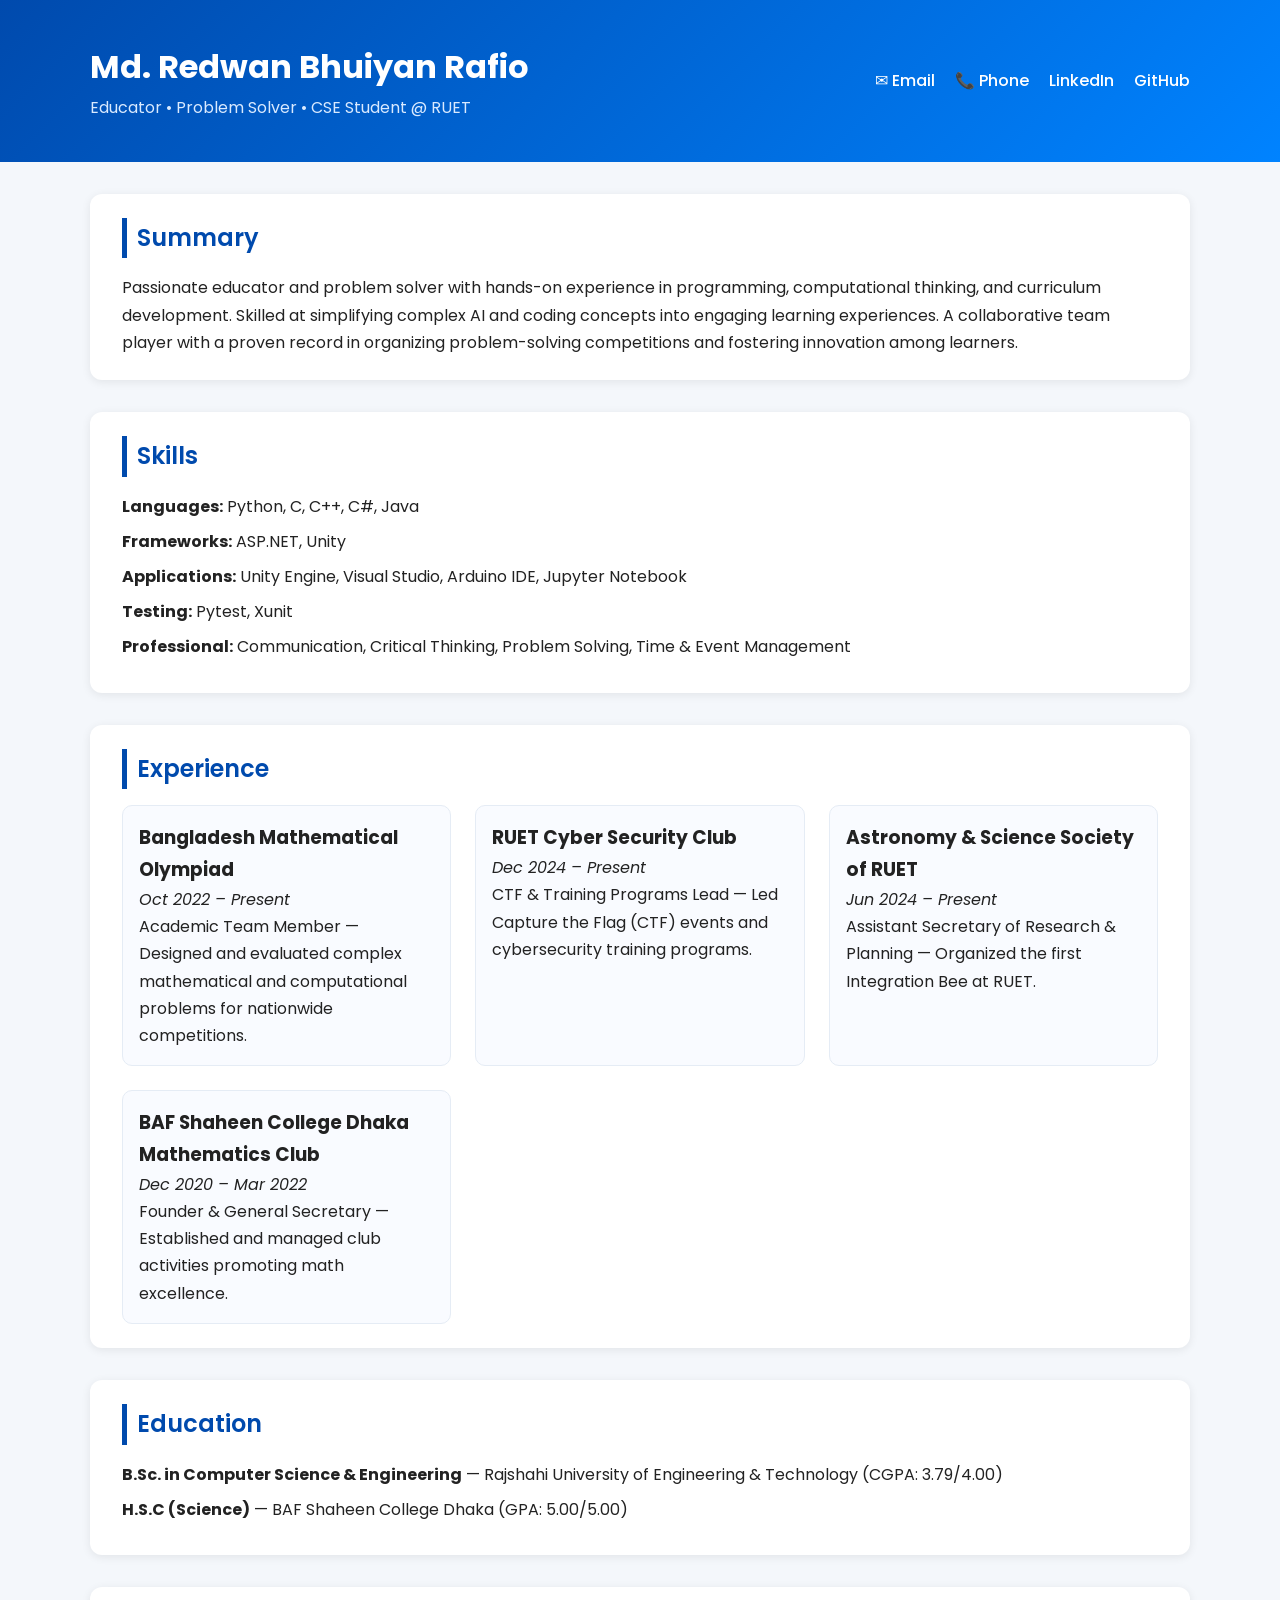
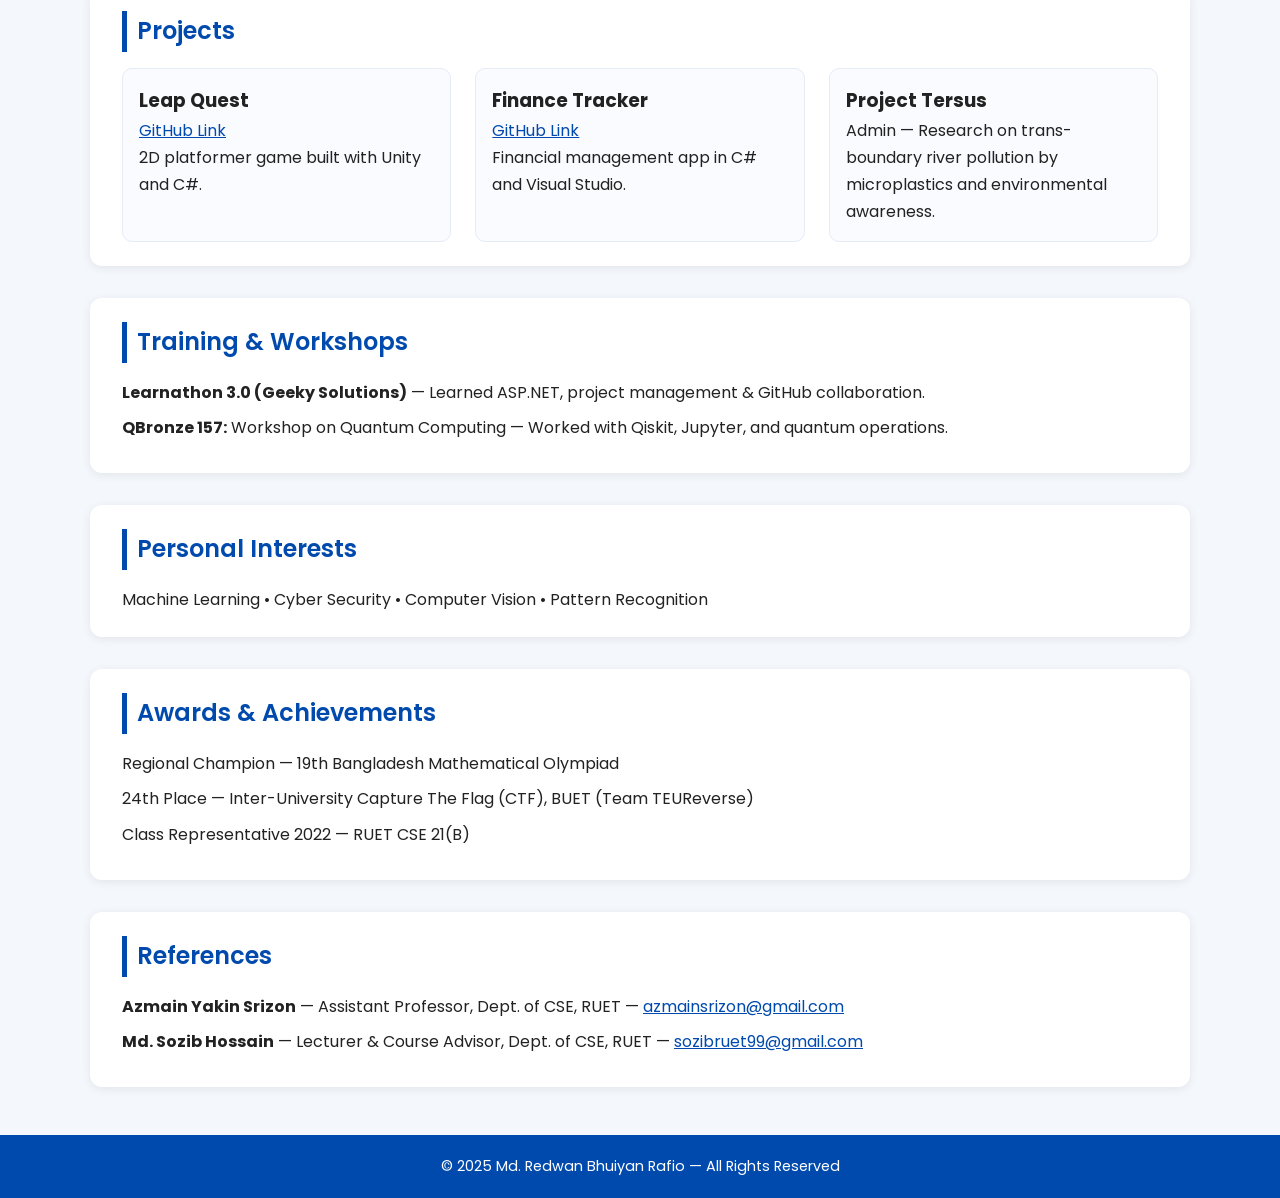
<file: index.html>
<!DOCTYPE html>
<html lang="en">
<head>
  <meta charset="UTF-8" />
  <meta name="viewport" content="width=device-width, initial-scale=1.0" />
  <title>Md. Redwan Bhuiyan Rafio | Portfolio</title>
  <link rel="stylesheet" href="index.css" />
</head>
<body>
  <header>
    <div class="container header-content">
      <div>
        <h1>Md. Redwan Bhuiyan Rafio</h1>
        <p>Educator • Problem Solver • CSE Student @ RUET</p>
      </div>
      <div class="contact">
        <a href="mailto:rafio.work.2002@gmail.com">✉ Email</a>
        <a href="tel:+8801833478113">📞 Phone</a>
        <a href="https://linkedin.com/in/rafio1020/">LinkedIn</a>
        <a href="https://github.com/rafio1020/">GitHub</a>
      </div>
    </div>
  </header>

  <main class="container">
    <section id="summary">
      <h2>Summary</h2>
      <p>
        Passionate educator and problem solver with hands-on experience in programming, computational thinking, and curriculum development.
        Skilled at simplifying complex AI and coding concepts into engaging learning experiences. A collaborative team player with a proven
        record in organizing problem-solving competitions and fostering innovation among learners.
      </p>
    </section>

    <section id="skills">
      <h2>Skills</h2>
      <ul>
        <li><b>Languages:</b> Python, C, C++, C#, Java</li>
        <li><b>Frameworks:</b> ASP.NET, Unity</li>
        <li><b>Applications:</b> Unity Engine, Visual Studio, Arduino IDE, Jupyter Notebook</li>
        <li><b>Testing:</b> Pytest, Xunit</li>
        <li><b>Professional:</b> Communication, Critical Thinking, Problem Solving, Time & Event Management</li>
      </ul>
    </section>

    <section id="experience">
      <h2>Experience</h2>
      <div class="grid">
        <div class="card">
          <h3>Bangladesh Mathematical Olympiad</h3>
          <p><i>Oct 2022 – Present</i></p>
          <p>Academic Team Member — Designed and evaluated complex mathematical and computational problems for nationwide competitions.</p>
        </div>
        <div class="card">
          <h3>RUET Cyber Security Club</h3>
          <p><i>Dec 2024 – Present</i></p>
          <p>CTF & Training Programs Lead — Led Capture the Flag (CTF) events and cybersecurity training programs.</p>
        </div>
        <div class="card">
          <h3>Astronomy & Science Society of RUET</h3>
          <p><i>Jun 2024 – Present</i></p>
          <p>Assistant Secretary of Research & Planning — Organized the first Integration Bee at RUET.</p>
        </div>
        <div class="card">
          <h3>BAF Shaheen College Dhaka Mathematics Club</h3>
          <p><i>Dec 2020 – Mar 2022</i></p>
          <p>Founder & General Secretary — Established and managed club activities promoting math excellence.</p>
        </div>
      </div>
    </section>

    <section id="education">
      <h2>Education</h2>
      <ul>
        <li><b>B.Sc. in Computer Science & Engineering</b> — Rajshahi University of Engineering & Technology (CGPA: 3.79/4.00)</li>
        <li><b>H.S.C (Science)</b> — BAF Shaheen College Dhaka (GPA: 5.00/5.00)</li>
      </ul>
    </section>

    <section id="projects">
      <h2>Projects</h2>
      <div class="grid">
        <div class="card">
          <h3>Leap Quest</h3>
          <a href="https://github.com/rafio1020/LeapQuest" target="_blank">GitHub Link</a>
          <p>2D platformer game built with Unity and C#.</p>
        </div>
        <div class="card">
          <h3>Finance Tracker</h3>
          <a href="https://github.com/rafio1020/Finance-Tracker" target="_blank">GitHub Link</a>
          <p>Financial management app in C# and Visual Studio.</p>
        </div>
        <div class="card">
          <h3>Project Tersus</h3>
          <p>Admin — Research on trans-boundary river pollution by microplastics and environmental awareness.</p>
        </div>
      </div>
    </section>

    <section id="workshops">
      <h2>Training & Workshops</h2>
      <ul>
        <li><b>Learnathon 3.0 (Geeky Solutions)</b> — Learned ASP.NET, project management & GitHub collaboration.</li>
        <li><b>QBronze 157:</b> Workshop on Quantum Computing — Worked with Qiskit, Jupyter, and quantum operations.</li>
      </ul>
    </section>

    <section id="interests">
      <h2>Personal Interests</h2>
      <p>Machine Learning • Cyber Security • Computer Vision • Pattern Recognition</p>
    </section>

    <section id="awards">
      <h2>Awards & Achievements</h2>
      <ul>
        <li>Regional Champion — 19th Bangladesh Mathematical Olympiad</li>
        <li>24th Place — Inter-University Capture The Flag (CTF), BUET (Team TEUReverse)</li>
        <li>Class Representative 2022 — RUET CSE 21(B)</li>
      </ul>
    </section>

    <section id="references">
      <h2>References</h2>
      <ul>
        <li><b>Azmain Yakin Srizon</b> — Assistant Professor, Dept. of CSE, RUET — <a href="mailto:azmainsrizon@gmail.com">azmainsrizon@gmail.com</a></li>
        <li><b>Md. Sozib Hossain</b> — Lecturer & Course Advisor, Dept. of CSE, RUET — <a href="mailto:sozibruet99@gmail.com">sozibruet99@gmail.com</a></li>
      </ul>
    </section>
  </main>

  <footer>
    <p>© 2025 Md. Redwan Bhuiyan Rafio — All Rights Reserved</p>
  </footer>
</body>
</html>
</file>
<file: index.css>
@import url('https://fonts.googleapis.com/css2?family=Poppins:wght@300;400;600&display=swap');

* {
  margin: 0;
  padding: 0;
  box-sizing: border-box;
}

body {
  font-family: 'Poppins', sans-serif;
  background-color: #f4f7fb;
  color: #222;
  line-height: 1.7;
}

.container {
  width: 90%;
  max-width: 1100px;
  margin: auto;
}

header {
  background: linear-gradient(135deg, #004aad, #0083ff);
  color: white;
  padding: 2.5rem 0;
}

.header-content {
  display: flex;
  flex-wrap: wrap;
  justify-content: space-between;
  align-items: center;
}

header h1 {
  font-size: 2rem;
}

header p {
  font-size: 1rem;
  color: #d9eaff;
}

.contact a {
  margin-left: 1rem;
  color: white;
  text-decoration: none;
  font-weight: 500;
}

.contact a:hover {
  text-decoration: underline;
}

section {
  background: white;
  margin-top: 2rem;
  padding: 1.5rem 2rem;
  border-radius: 12px;
  box-shadow: 0 2px 10px rgba(0,0,0,0.08);
}

h2 {
  color: #004aad;
  border-left: 5px solid #004aad;
  padding-left: 10px;
  margin-bottom: 1rem;
  font-weight: 600;
}

ul {
  list-style-type: none;
}

ul li {
  margin-bottom: 0.5rem;
}

.grid {
  display: grid;
  grid-template-columns: repeat(auto-fit, minmax(280px, 1fr));
  gap: 1.5rem;
}

.card {
  background: #f9fbff;
  padding: 1rem;
  border-radius: 10px;
  border: 1px solid #e5ecf5;
  transition: transform 0.2s ease, box-shadow 0.2s ease;
}

.card:hover {
  transform: translateY(-5px);
  box-shadow: 0 4px 10px rgba(0,0,0,0.1);
}

a {
  color: #004aad;
}

a:hover {
  text-decoration: underline;
}

footer {
  background: #004aad;
  color: white;
  text-align: center;
  padding: 1.2rem 0;
  margin-top: 3rem;
  font-size: 0.9rem;
}

/* Responsive */
@media (max-width: 768px) {
  header {
    text-align: center;
  }
  .contact {
    margin-top: 1rem;
  }
  .contact a {
    display: inline-block;
    margin: 0.5rem;
  }
  section {
    padding: 1.2rem 1.2rem;
  }
}
</file>
